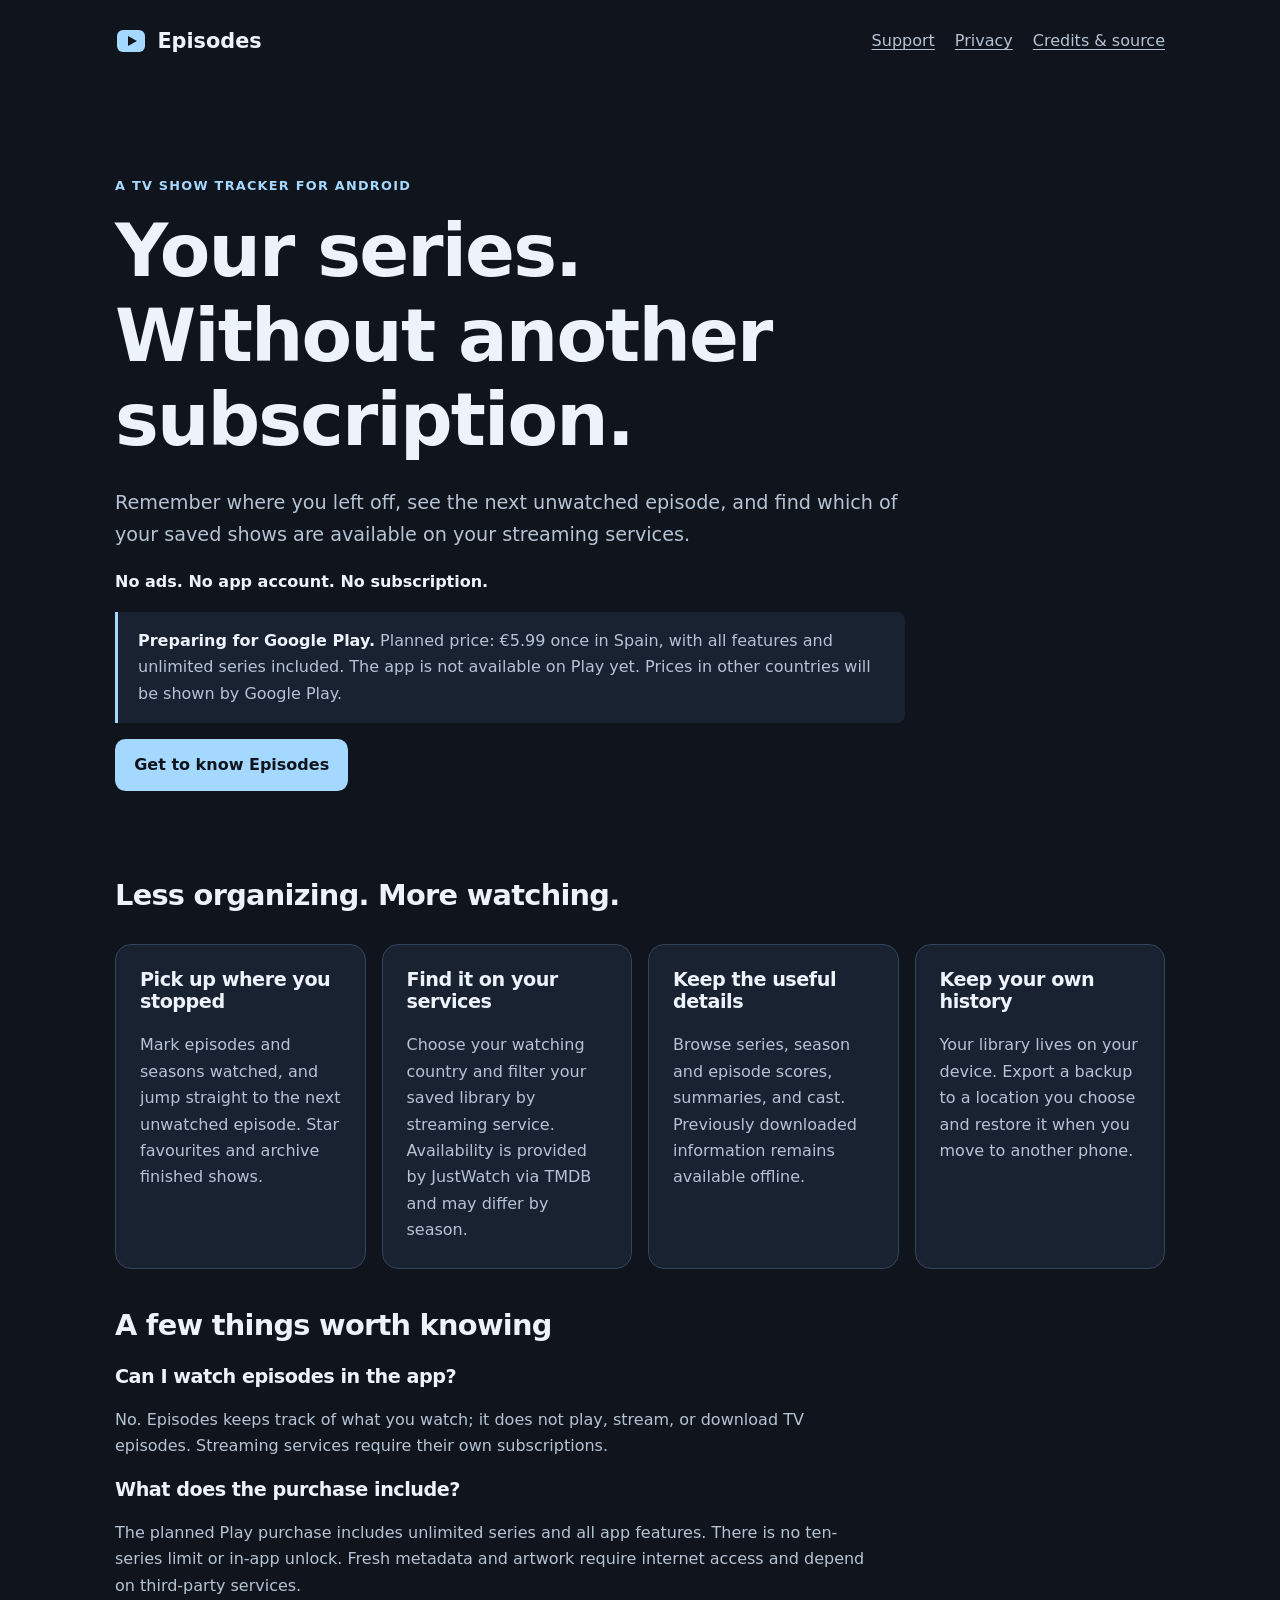
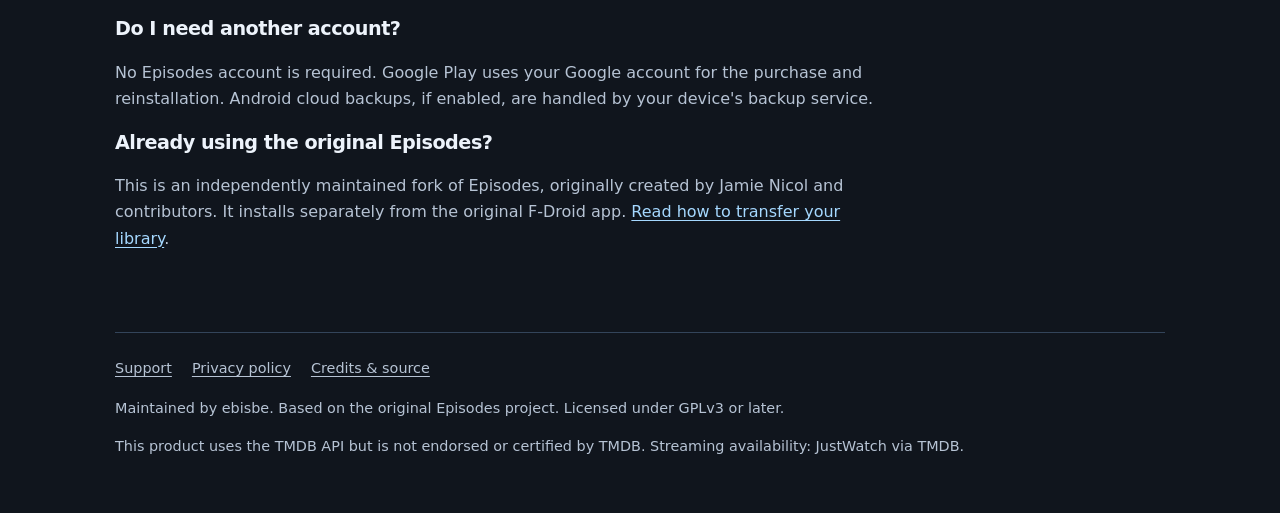
<file: index.html>
<!doctype html>
<html lang="en">
<head>
  <meta charset="utf-8">
  <meta name="viewport" content="width=device-width, initial-scale=1">
  <meta name="description" content="Episodes is an Android TV show tracker. Remember where you left off, find your next episode, and filter by streaming service. No ads or subscription.">
  <title>Episodes — Your series, without another subscription</title>
  <link rel="stylesheet" href="styles.css">
</head>
<body>
  <a class="skip" href="#main">Skip to content</a>
  <header>
    <a class="brand" href="index.html"><svg viewBox="0 0 32 32" aria-hidden="true"><rect x="2" y="5" width="28" height="22" rx="6" fill="#a5d8ff"/><path d="m13 11 9 5-9 5z" fill="#10151d"/></svg>Episodes</a>
    <nav aria-label="Main navigation"><a href="support.html">Support</a><a href="privacy.html">Privacy</a><a href="credits.html">Credits &amp; source</a></nav>
  </header>
  <main id="main">
    <section class="hero" aria-labelledby="headline">
      <p class="eyebrow">A TV show tracker for Android</p>
      <h1 id="headline">Your series.<br>Without another subscription.</h1>
      <p class="lead">Remember where you left off, see the next unwatched episode, and find which of your saved shows are available on your streaming services.</p>
      <p><strong>No ads. No app account. No subscription.</strong></p>
      <p class="notice"><strong>Preparing for Google Play.</strong> Planned price: €5.99 once in Spain, with all features and unlimited series included. The app is not available on Play yet. Prices in other countries will be shown by Google Play.</p>
      <a class="button" href="support.html">Get to know Episodes</a>
    </section>
    <section aria-labelledby="features">
      <h2 id="features">Less organizing. More watching.</h2>
      <div class="grid">
        <article class="card"><h3>Pick up where you stopped</h3><p>Mark episodes and seasons watched, and jump straight to the next unwatched episode. Star favourites and archive finished shows.</p></article>
        <article class="card"><h3>Find it on your services</h3><p>Choose your watching country and filter your saved library by streaming service. Availability is provided by JustWatch via TMDB and may differ by season.</p></article>
        <article class="card"><h3>Keep the useful details</h3><p>Browse series, season and episode scores, summaries, and cast. Previously downloaded information remains available offline.</p></article>
        <article class="card"><h3>Keep your own history</h3><p>Your library lives on your device. Export a backup to a location you choose and restore it when you move to another phone.</p></article>
      </div>
    </section>
    <section class="prose" aria-labelledby="questions">
      <h2 id="questions">A few things worth knowing</h2>
      <h3>Can I watch episodes in the app?</h3>
      <p>No. Episodes keeps track of what you watch; it does not play, stream, or download TV episodes. Streaming services require their own subscriptions.</p>
      <h3>What does the purchase include?</h3>
      <p>The planned Play purchase includes unlimited series and all app features. There is no ten-series limit or in-app unlock. Fresh metadata and artwork require internet access and depend on third-party services.</p>
      <h3>Do I need another account?</h3>
      <p>No Episodes account is required. Google Play uses your Google account for the purchase and reinstallation. Android cloud backups, if enabled, are handled by your device's backup service.</p>
      <h3>Already using the original Episodes?</h3>
      <p>This is an independently maintained fork of Episodes, originally created by Jamie Nicol and contributors. It installs separately from the original F-Droid app. <a href="support.html#migration">Read how to transfer your library</a>.</p>
    </section>
  </main>
  <footer>
    <nav aria-label="Footer"><a href="support.html">Support</a><a href="privacy.html">Privacy policy</a><a href="credits.html">Credits &amp; source</a></nav>
    <p>Maintained by ebisbe. Based on the original Episodes project. Licensed under GPLv3 or later.</p>
    <p>This product uses the TMDB API but is not endorsed or certified by TMDB. Streaming availability: JustWatch via TMDB.</p>
  </footer>
</body>
</html>
</file>
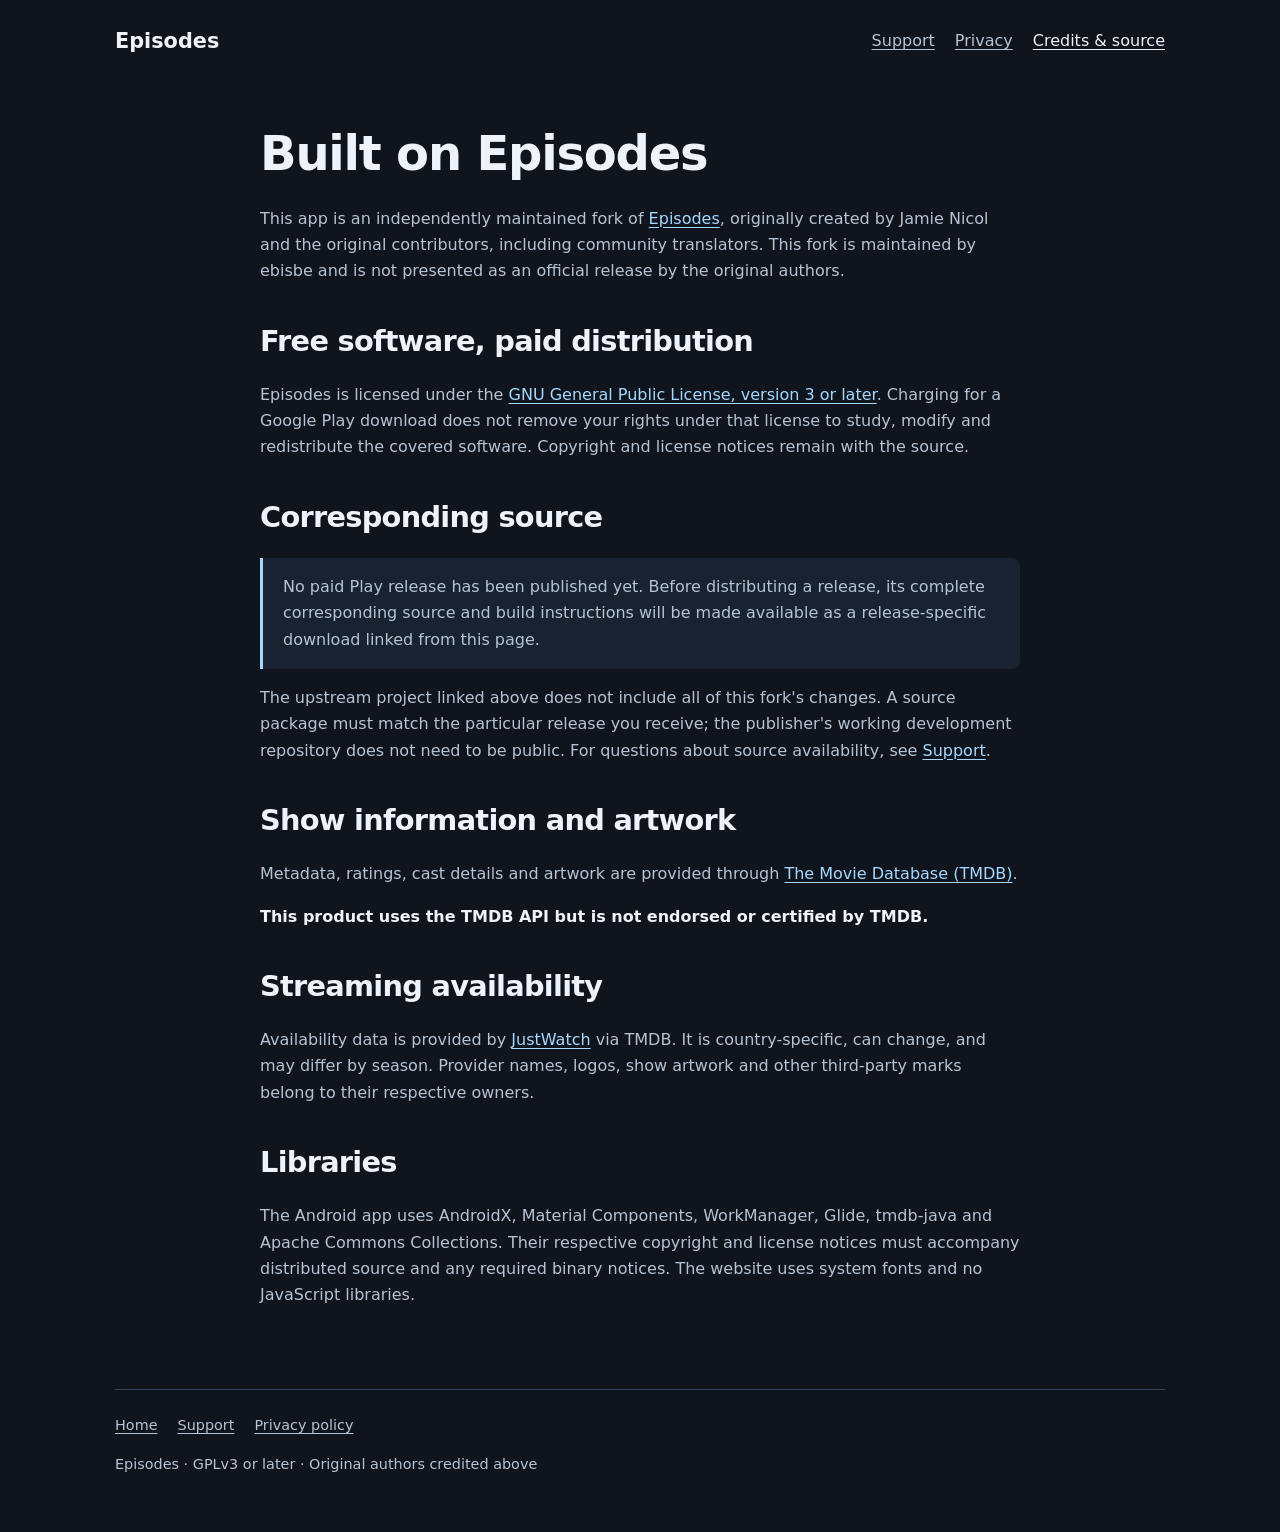
<file: credits.html>
<!doctype html>
<html lang="en">
<head>
  <meta charset="utf-8">
  <meta name="viewport" content="width=device-width, initial-scale=1">
  <meta name="description" content="Episodes project credits, GPL licensing, corresponding source, and TMDB and JustWatch attribution.">
  <title>Credits &amp; source — Episodes</title>
  <link rel="stylesheet" href="styles.css">
</head>
<body>
  <a class="skip" href="#main">Skip to content</a>
  <header><a class="brand" href="index.html">Episodes</a><nav aria-label="Main navigation"><a href="support.html">Support</a><a href="privacy.html">Privacy</a><a href="credits.html" aria-current="page">Credits &amp; source</a></nav></header>
  <main id="main" class="prose">
    <h1>Built on Episodes</h1>
    <p>This app is an independently maintained fork of <a href="https://github.com/red-coracle/episodes">Episodes</a>, originally created by Jamie Nicol and the original contributors, including community translators. This fork is maintained by ebisbe and is not presented as an official release by the original authors.</p>
    <h2>Free software, paid distribution</h2>
    <p>Episodes is licensed under the <a href="https://www.gnu.org/licenses/gpl-3.0.html">GNU General Public License, version 3 or later</a>. Charging for a Google Play download does not remove your rights under that license to study, modify and redistribute the covered software. Copyright and license notices remain with the source.</p>
    <h2 id="source">Corresponding source</h2>
    <p class="notice">No paid Play release has been published yet. Before distributing a release, its complete corresponding source and build instructions will be made available as a release-specific download linked from this page.</p>
    <p>The upstream project linked above does not include all of this fork's changes. A source package must match the particular release you receive; the publisher's working development repository does not need to be public. For questions about source availability, see <a href="support.html">Support</a>.</p>
    <h2>Show information and artwork</h2>
    <p>Metadata, ratings, cast details and artwork are provided through <a href="https://www.themoviedb.org">The Movie Database (TMDB)</a>.</p>
    <p><strong>This product uses the TMDB API but is not endorsed or certified by TMDB.</strong></p>
    <h2>Streaming availability</h2>
    <p>Availability data is provided by <a href="https://www.justwatch.com">JustWatch</a> via TMDB. It is country-specific, can change, and may differ by season. Provider names, logos, show artwork and other third-party marks belong to their respective owners.</p>
    <h2>Libraries</h2>
    <p>The Android app uses AndroidX, Material Components, WorkManager, Glide, tmdb-java and Apache Commons Collections. Their respective copyright and license notices must accompany distributed source and any required binary notices. The website uses system fonts and no JavaScript libraries.</p>
  </main>
  <footer><nav aria-label="Footer"><a href="index.html">Home</a><a href="support.html">Support</a><a href="privacy.html">Privacy policy</a></nav><p>Episodes · GPLv3 or later · Original authors credited above</p></footer>
</body>
</html>
</file>
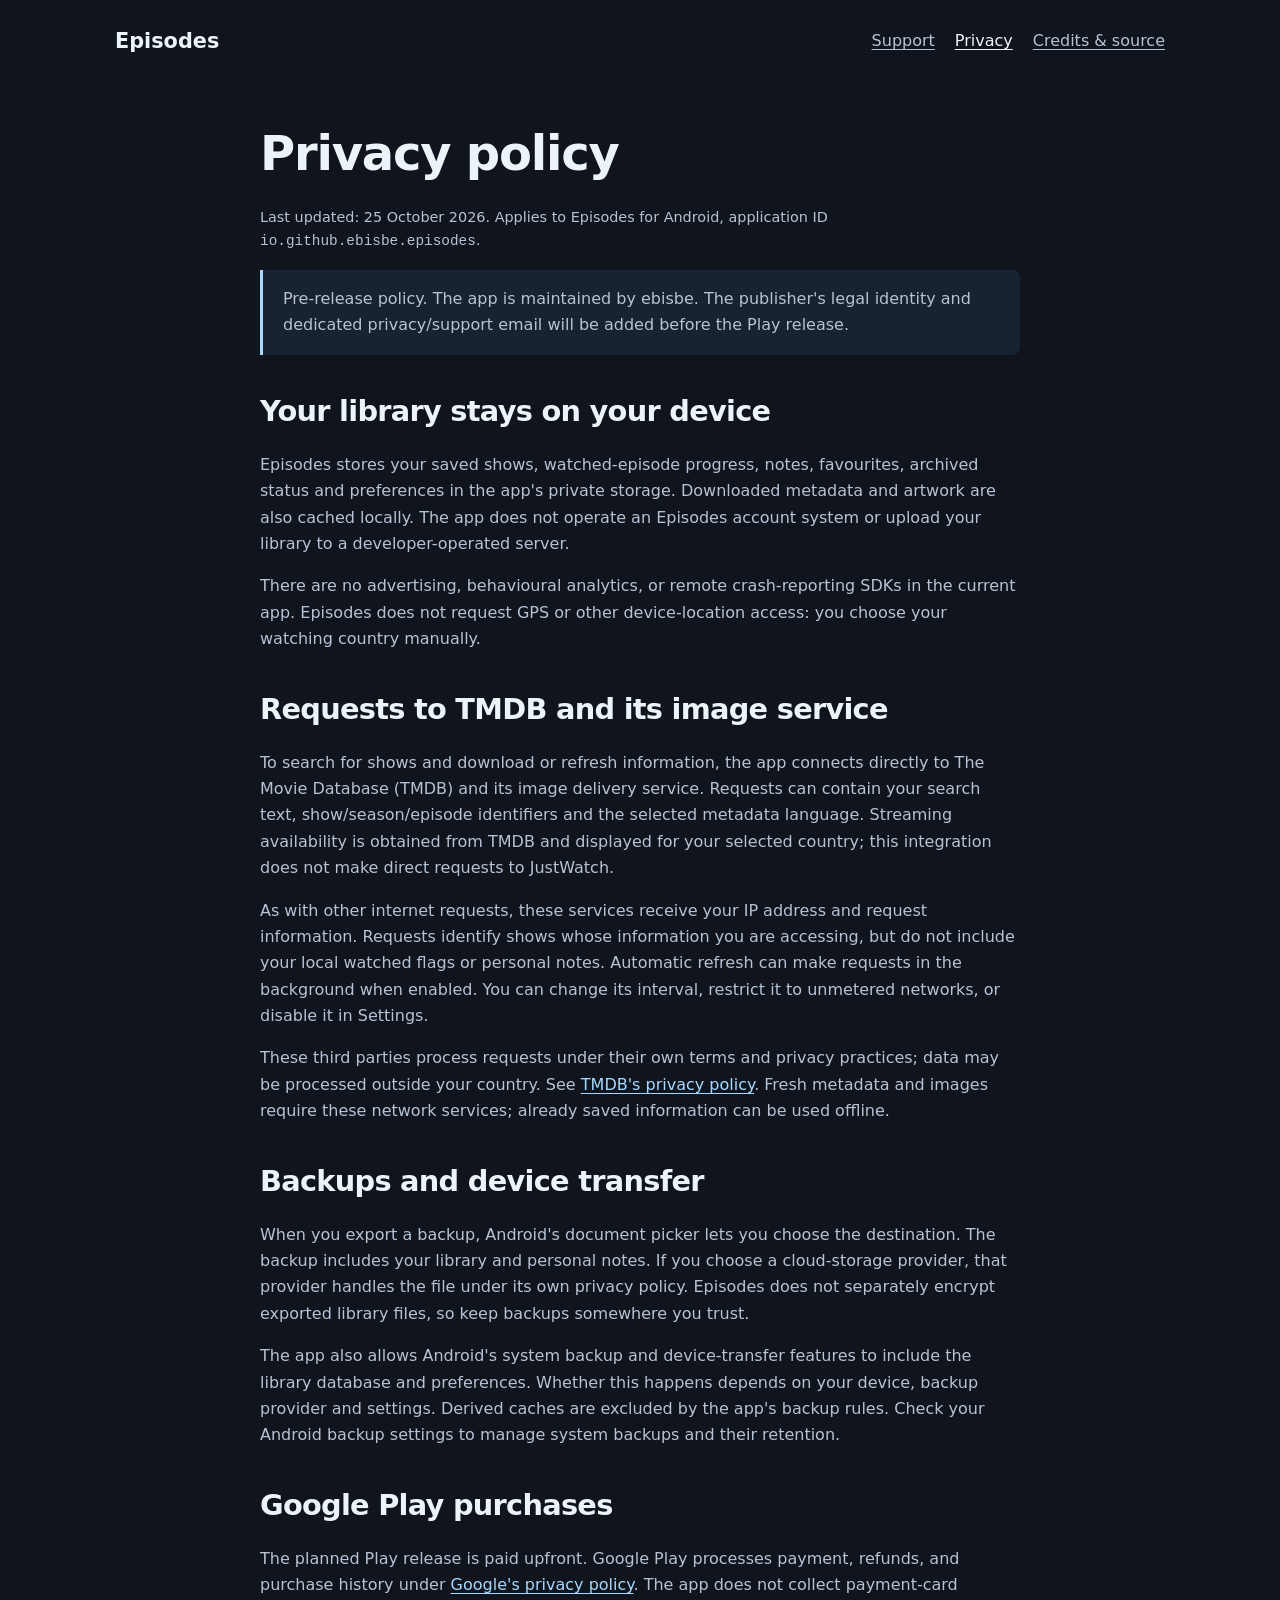
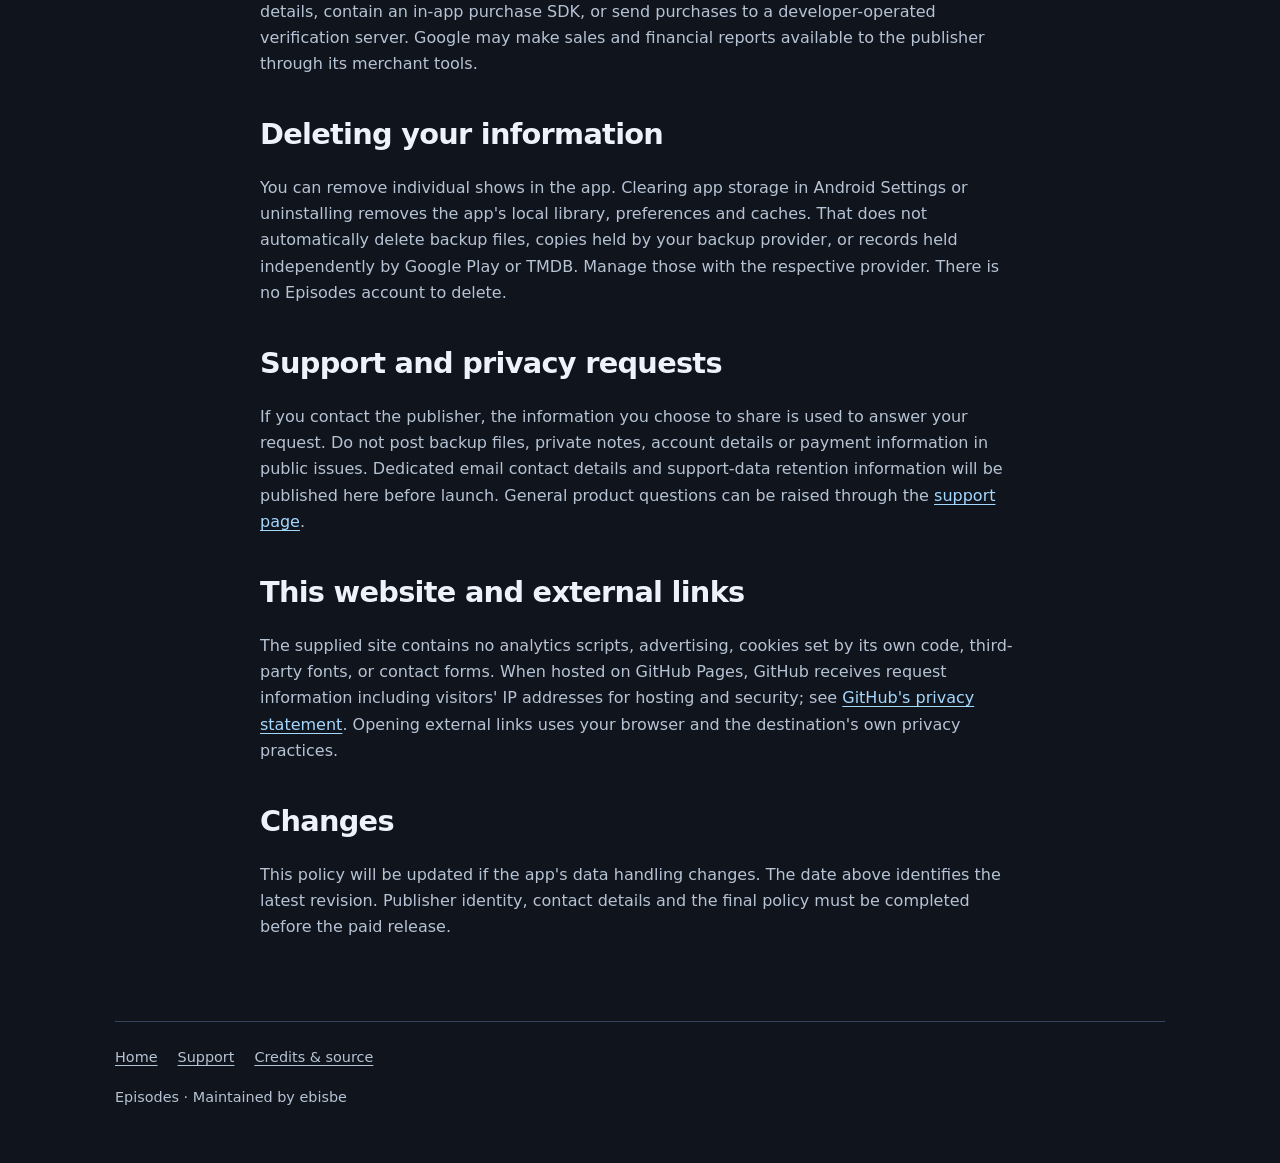
<file: privacy.html>
<!doctype html>
<html lang="en">
<head>
  <meta charset="utf-8">
  <meta name="viewport" content="width=device-width, initial-scale=1">
  <meta name="description" content="How Episodes handles your local library, metadata requests, backups, and Google Play purchases.">
  <title>Privacy policy — Episodes</title>
  <link rel="stylesheet" href="styles.css">
</head>
<body>
  <a class="skip" href="#main">Skip to content</a>
  <header>
    <a class="brand" href="index.html">Episodes</a>
    <nav aria-label="Main navigation"><a href="support.html">Support</a><a href="privacy.html" aria-current="page">Privacy</a><a href="credits.html">Credits &amp; source</a></nav>
  </header>
  <main id="main" class="prose">
    <h1>Privacy policy</h1>
    <p class="meta">Last updated: 25 October 2026. Applies to Episodes for Android, application ID <code>io.github.ebisbe.episodes</code>.</p>
    <p class="notice">Pre-release policy. The app is maintained by ebisbe. The publisher's legal identity and dedicated privacy/support email will be added before the Play release.</p>
    <h2>Your library stays on your device</h2>
    <p>Episodes stores your saved shows, watched-episode progress, notes, favourites, archived status and preferences in the app's private storage. Downloaded metadata and artwork are also cached locally. The app does not operate an Episodes account system or upload your library to a developer-operated server.</p>
    <p>There are no advertising, behavioural analytics, or remote crash-reporting SDKs in the current app. Episodes does not request GPS or other device-location access: you choose your watching country manually.</p>
    <h2>Requests to TMDB and its image service</h2>
    <p>To search for shows and download or refresh information, the app connects directly to The Movie Database (TMDB) and its image delivery service. Requests can contain your search text, show/season/episode identifiers and the selected metadata language. Streaming availability is obtained from TMDB and displayed for your selected country; this integration does not make direct requests to JustWatch.</p>
    <p>As with other internet requests, these services receive your IP address and request information. Requests identify shows whose information you are accessing, but do not include your local watched flags or personal notes. Automatic refresh can make requests in the background when enabled. You can change its interval, restrict it to unmetered networks, or disable it in Settings.</p>
    <p>These third parties process requests under their own terms and privacy practices; data may be processed outside your country. See <a href="https://www.themoviedb.org/privacy-policy">TMDB's privacy policy</a>. Fresh metadata and images require these network services; already saved information can be used offline.</p>
    <h2>Backups and device transfer</h2>
    <p>When you export a backup, Android's document picker lets you choose the destination. The backup includes your library and personal notes. If you choose a cloud-storage provider, that provider handles the file under its own privacy policy. Episodes does not separately encrypt exported library files, so keep backups somewhere you trust.</p>
    <p>The app also allows Android's system backup and device-transfer features to include the library database and preferences. Whether this happens depends on your device, backup provider and settings. Derived caches are excluded by the app's backup rules. Check your Android backup settings to manage system backups and their retention.</p>
    <h2>Google Play purchases</h2>
    <p>The planned Play release is paid upfront. Google Play processes payment, refunds, and purchase history under <a href="https://policies.google.com/privacy">Google's privacy policy</a>. The app does not collect payment-card details, contain an in-app purchase SDK, or send purchases to a developer-operated verification server. Google may make sales and financial reports available to the publisher through its merchant tools.</p>
    <h2>Deleting your information</h2>
    <p>You can remove individual shows in the app. Clearing app storage in Android Settings or uninstalling removes the app's local library, preferences and caches. That does not automatically delete backup files, copies held by your backup provider, or records held independently by Google Play or TMDB. Manage those with the respective provider. There is no Episodes account to delete.</p>
    <h2>Support and privacy requests</h2>
    <p>If you contact the publisher, the information you choose to share is used to answer your request. Do not post backup files, private notes, account details or payment information in public issues. Dedicated email contact details and support-data retention information will be published here before launch. General product questions can be raised through the <a href="support.html">support page</a>.</p>
    <h2>This website and external links</h2>
    <p>The supplied site contains no analytics scripts, advertising, cookies set by its own code, third-party fonts, or contact forms. When hosted on GitHub Pages, GitHub receives request information including visitors' IP addresses for hosting and security; see <a href="https://docs.github.com/en/site-policy/privacy-policies/github-general-privacy-statement">GitHub's privacy statement</a>. Opening external links uses your browser and the destination's own privacy practices.</p>
    <h2>Changes</h2>
    <p>This policy will be updated if the app's data handling changes. The date above identifies the latest revision. Publisher identity, contact details and the final policy must be completed before the paid release.</p>
  </main>
  <footer><nav aria-label="Footer"><a href="index.html">Home</a><a href="support.html">Support</a><a href="credits.html">Credits &amp; source</a></nav><p>Episodes · Maintained by ebisbe</p></footer>
</body>
</html>
</file>
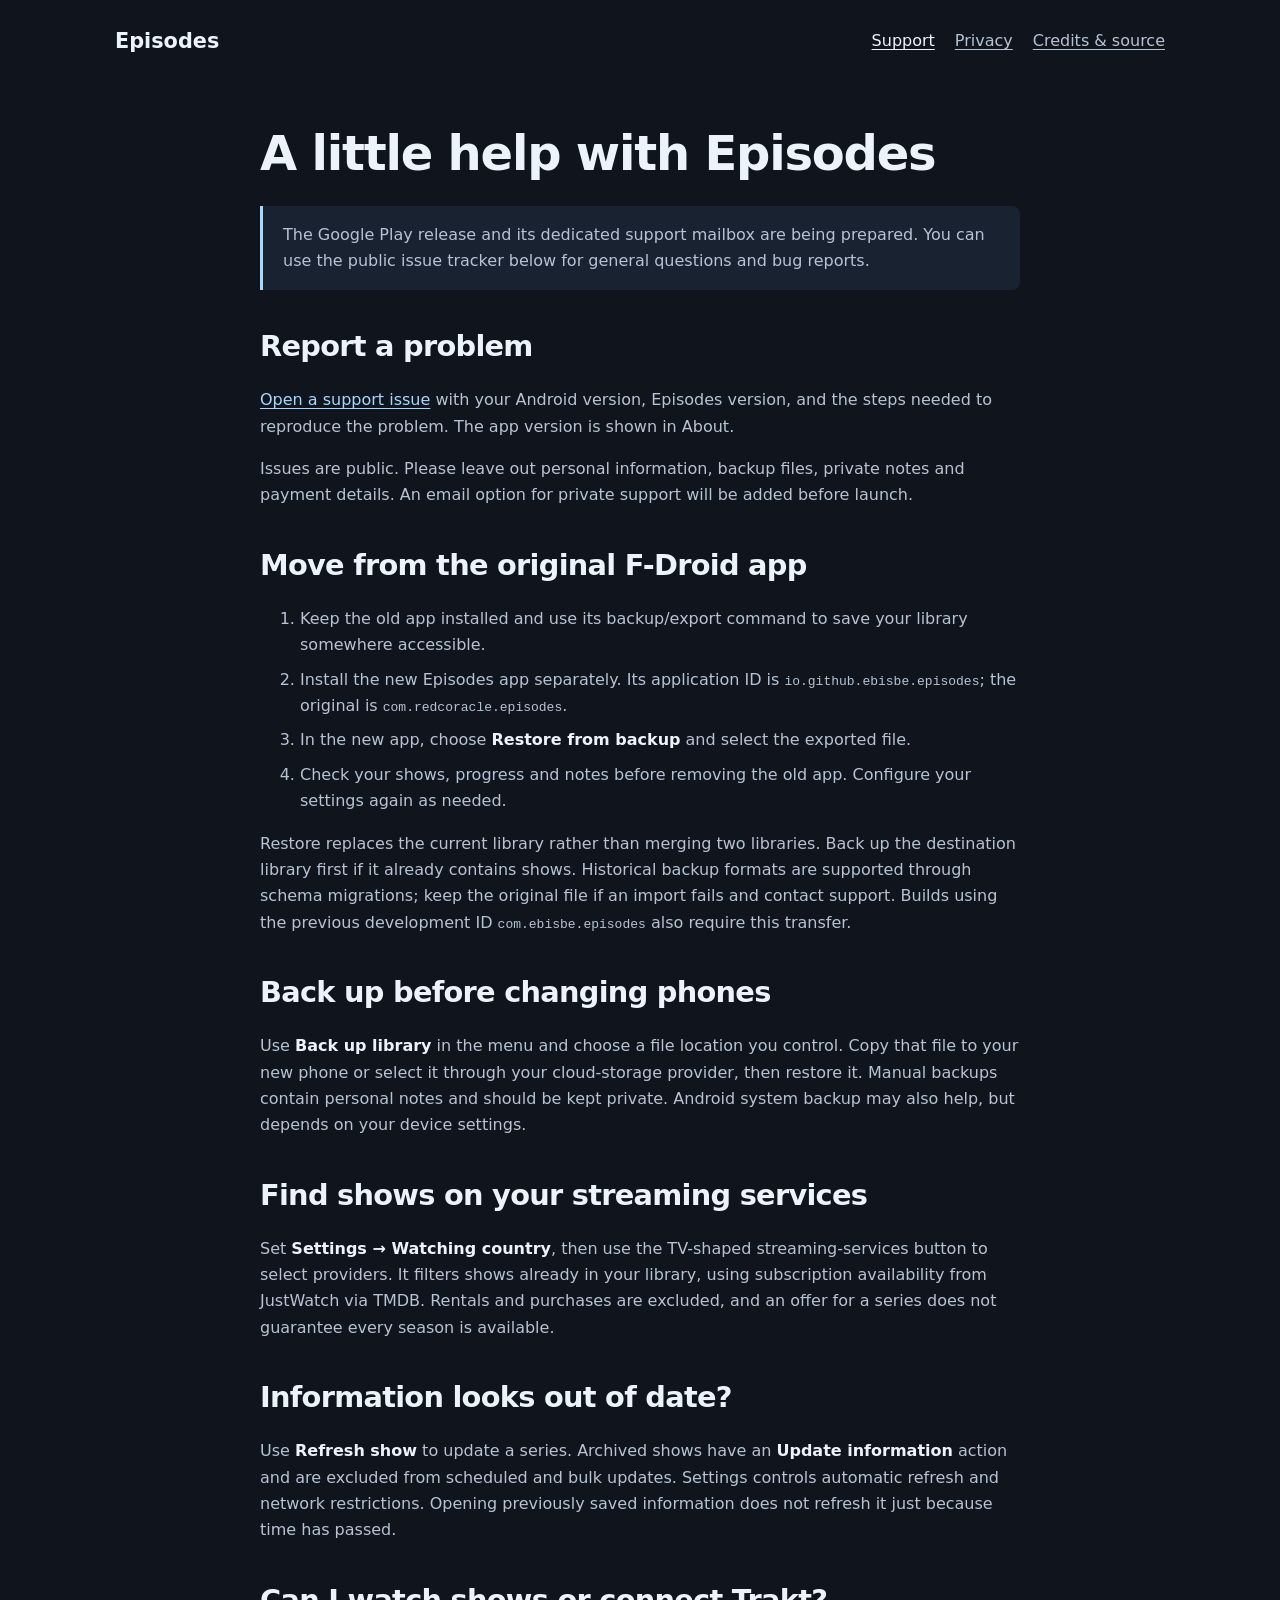
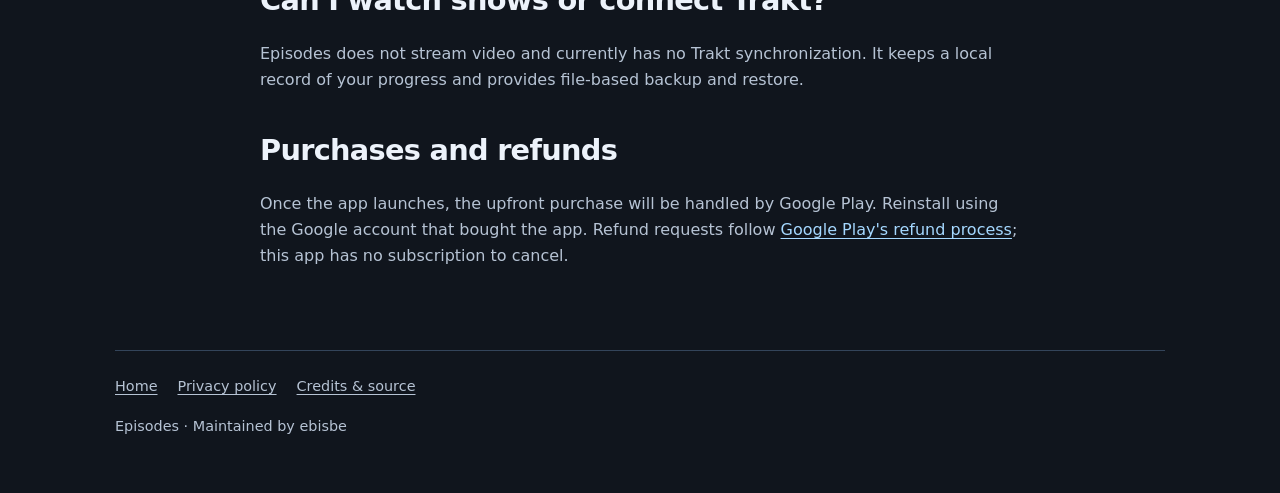
<file: support.html>
<!doctype html>
<html lang="en">
<head>
  <meta charset="utf-8">
  <meta name="viewport" content="width=device-width, initial-scale=1">
  <meta name="description" content="Help with Episodes: transferring your library, backups, streaming availability, and reporting problems.">
  <title>Support — Episodes</title>
  <link rel="stylesheet" href="styles.css">
</head>
<body>
  <a class="skip" href="#main">Skip to content</a>
  <header><a class="brand" href="index.html">Episodes</a><nav aria-label="Main navigation"><a href="support.html" aria-current="page">Support</a><a href="privacy.html">Privacy</a><a href="credits.html">Credits &amp; source</a></nav></header>
  <main id="main" class="prose">
    <h1>A little help with Episodes</h1>
    <p class="notice">The Google Play release and its dedicated support mailbox are being prepared. You can use the public issue tracker below for general questions and bug reports.</p>
    <h2>Report a problem</h2>
    <p><a href="https://github.com/ebisbe/episodes-site/issues">Open a support issue</a> with your Android version, Episodes version, and the steps needed to reproduce the problem. The app version is shown in About.</p>
    <p>Issues are public. Please leave out personal information, backup files, private notes and payment details. An email option for private support will be added before launch.</p>
    <h2 id="migration">Move from the original F-Droid app</h2>
    <ol>
      <li>Keep the old app installed and use its backup/export command to save your library somewhere accessible.</li>
      <li>Install the new Episodes app separately. Its application ID is <code>io.github.ebisbe.episodes</code>; the original is <code>com.redcoracle.episodes</code>.</li>
      <li>In the new app, choose <strong>Restore from backup</strong> and select the exported file.</li>
      <li>Check your shows, progress and notes before removing the old app. Configure your settings again as needed.</li>
    </ol>
    <p>Restore replaces the current library rather than merging two libraries. Back up the destination library first if it already contains shows. Historical backup formats are supported through schema migrations; keep the original file if an import fails and contact support. Builds using the previous development ID <code>com.ebisbe.episodes</code> also require this transfer.</p>
    <h2>Back up before changing phones</h2>
    <p>Use <strong>Back up library</strong> in the menu and choose a file location you control. Copy that file to your new phone or select it through your cloud-storage provider, then restore it. Manual backups contain personal notes and should be kept private. Android system backup may also help, but depends on your device settings.</p>
    <h2>Find shows on your streaming services</h2>
    <p>Set <strong>Settings → Watching country</strong>, then use the TV-shaped streaming-services button to select providers. It filters shows already in your library, using subscription availability from JustWatch via TMDB. Rentals and purchases are excluded, and an offer for a series does not guarantee every season is available.</p>
    <h2>Information looks out of date?</h2>
    <p>Use <strong>Refresh show</strong> to update a series. Archived shows have an <strong>Update information</strong> action and are excluded from scheduled and bulk updates. Settings controls automatic refresh and network restrictions. Opening previously saved information does not refresh it just because time has passed.</p>
    <h2>Can I watch shows or connect Trakt?</h2>
    <p>Episodes does not stream video and currently has no Trakt synchronization. It keeps a local record of your progress and provides file-based backup and restore.</p>
    <h2>Purchases and refunds</h2>
    <p>Once the app launches, the upfront purchase will be handled by Google Play. Reinstall using the Google account that bought the app. Refund requests follow <a href="https://support.google.com/googleplay/answer/2479637">Google Play's refund process</a>; this app has no subscription to cancel.</p>
  </main>
  <footer><nav aria-label="Footer"><a href="index.html">Home</a><a href="privacy.html">Privacy policy</a><a href="credits.html">Credits &amp; source</a></nav><p>Episodes · Maintained by ebisbe</p></footer>
</body>
</html>
</file>
<file: styles.css>
:root {
  color-scheme: dark;
  --background: #10151d;
  --surface: #192231;
  --text: #edf3fb;
  --muted: #b6c3d4;
  --accent: #a5d8ff;
  --line: #33445a;
  font-family: system-ui, -apple-system, BlinkMacSystemFont, "Segoe UI", sans-serif;
  line-height: 1.65;
}
* { box-sizing: border-box; }
body { margin: 0; color: var(--text); background: var(--background); }
a { color: var(--accent); text-underline-offset: .2em; }
a:hover { color: white; }
a:focus-visible { outline: 3px solid var(--accent); outline-offset: 5px; }
.skip { position: absolute; top: -100px; padding: .75rem; background: var(--surface); }
.skip:focus { top: 0; }
header, main, footer { width: min(100% - 2.5rem, 1050px); margin-inline: auto; }
header { display: flex; align-items: center; justify-content: space-between; gap: 1.5rem; padding-block: 1.5rem; }
.brand { display: inline-flex; align-items: center; gap: .65rem; color: var(--text); font-size: 1.3rem; font-weight: 750; text-decoration: none; }
.brand svg { width: 32px; height: 32px; }
nav { display: flex; flex-wrap: wrap; gap: 1.25rem; }
nav a { color: var(--muted); }
nav a[aria-current="page"] { color: var(--text); }
main { padding-block: 2rem 4rem; }
.hero { padding-block: 3rem; max-width: 790px; }
.eyebrow { color: var(--accent); font-weight: 650; letter-spacing: .1em; text-transform: uppercase; font-size: .8rem; }
h1, h2, h3 { line-height: 1.15; letter-spacing: -.025em; }
h1 { font-size: clamp(2.6rem, 7vw, 4.6rem); margin-block: .75rem 1.5rem; }
h2 { font-size: 1.8rem; margin-top: 2.5rem; }
h3 { font-size: 1.2rem; }
p, li { color: var(--muted); }
strong { color: var(--text); }
.lead { font-size: 1.2rem; max-width: 65ch; }
.button { display: inline-block; background: var(--accent); color: #10151d; padding: .8rem 1.2rem; border-radius: .65rem; text-decoration: none; font-weight: 700; }
.button:hover { background: white; color: #10151d; }
.grid { display: grid; grid-template-columns: repeat(auto-fit, minmax(min(100%, 230px), 1fr)); gap: 1rem; margin-block: 2rem; }
.card { background: var(--surface); border: 1px solid var(--line); border-radius: 1rem; padding: 1.5rem; }
.card h3 { margin-top: 0; }
.card p:last-child { margin-bottom: 0; }
.notice { padding: 1rem 1.25rem; border-left: 3px solid var(--accent); background: var(--surface); border-radius: 0 .5rem .5rem 0; }
.prose { max-width: 760px; }
.prose h1 { font-size: clamp(2.2rem, 6vw, 3rem); }
.prose li { margin-bottom: .5rem; }
.meta { font-size: .9rem; }
code { overflow-wrap: anywhere; }
footer { border-top: 1px solid var(--line); padding-block: 1.5rem 2.5rem; font-size: .9rem; }
footer nav { margin-bottom: 1rem; }
@media (max-width: 620px) {
  header { align-items: flex-start; flex-direction: column; }
  .hero { padding-block: 1rem; }
}
</file>
